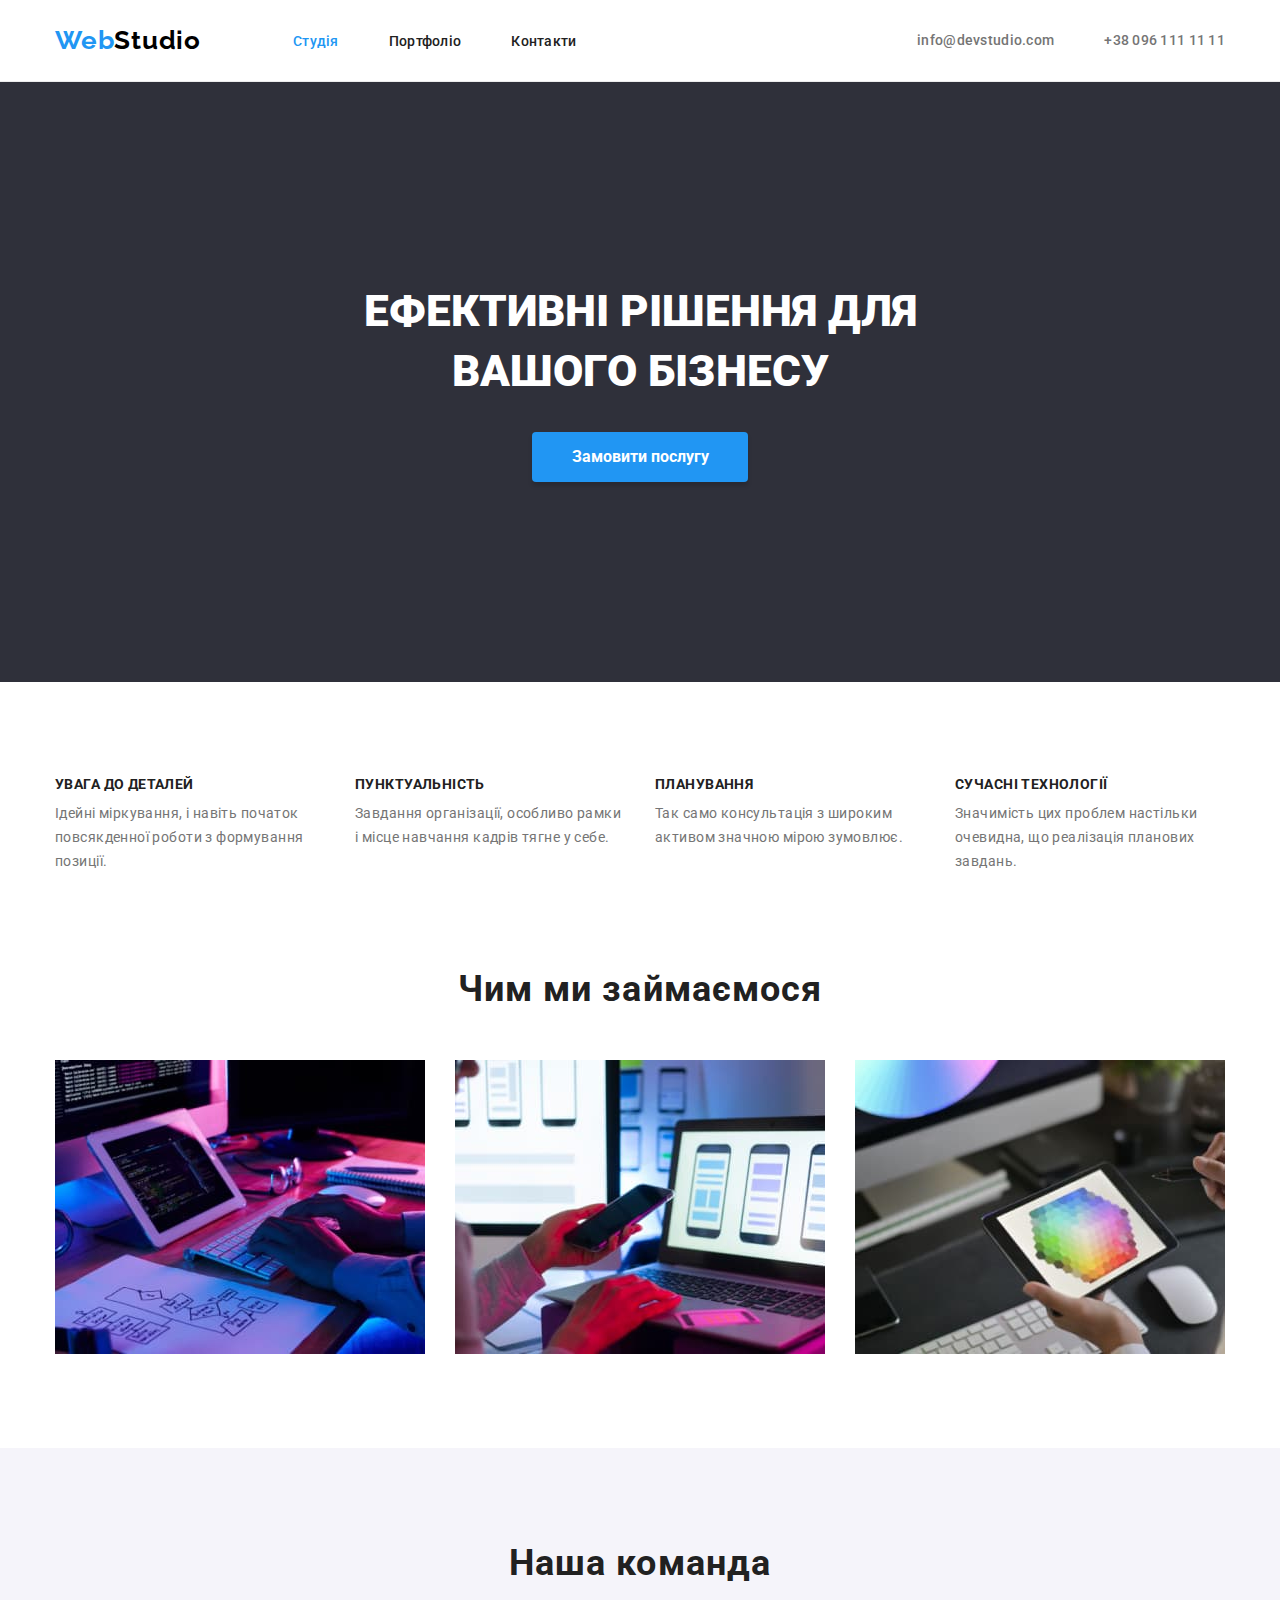
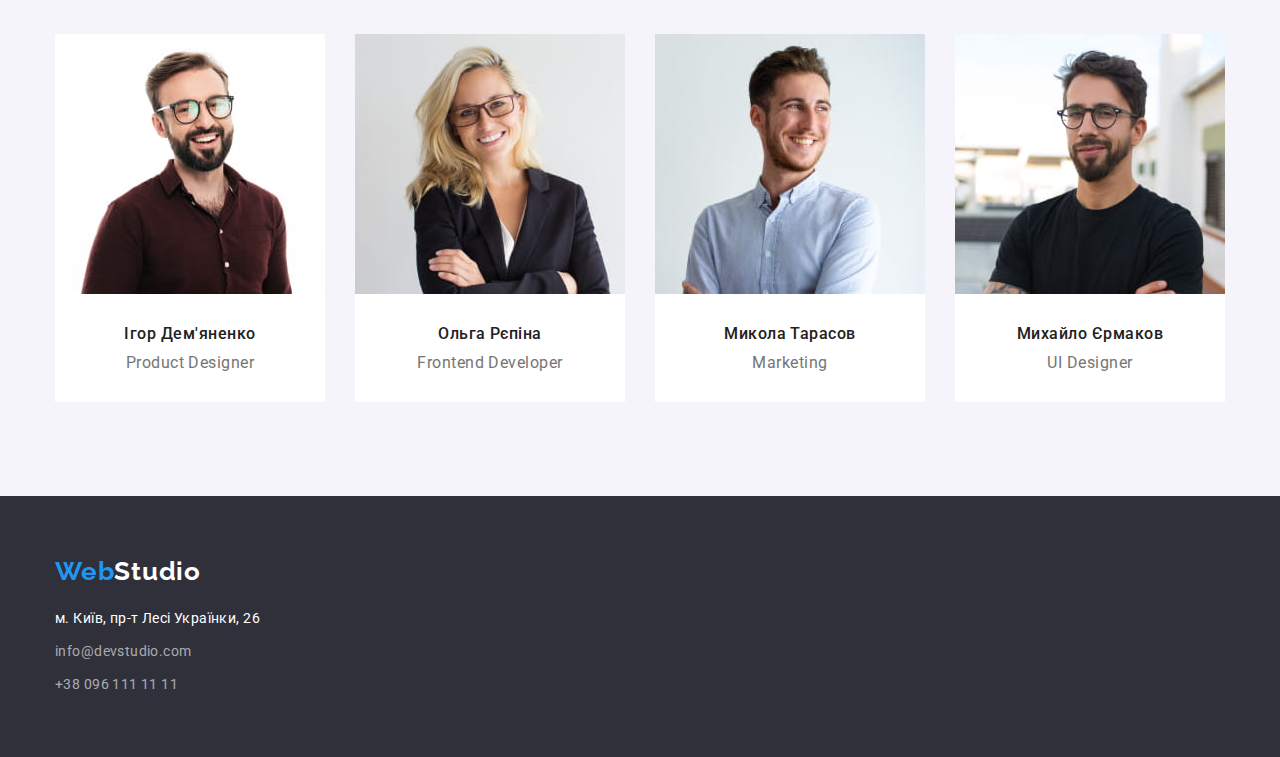
<file: index.html>
<!DOCTYPE html>
<html lang="uk">
  <head>
    <meta charset="UTF-8" />
    <meta http-equiv="X-UA-Compatible" content="IE=edge" />
    <meta name="viewport" content="width=device-width, initial-scale=1.0" />
    <link rel="preconnect" href="https://fonts.googleapis.com" />
    <link rel="preconnect" href="https://fonts.gstatic.com" crossorigin />
    <link
      href="https://fonts.googleapis.com/css2?family=Raleway:wght@700&family=Roboto:wght@400;500;700;900&display=swap"
      rel="stylesheet"
    />
    <link
      rel="stylesheet"
      href="https://cdnjs.cloudflare.com/ajax/libs/modern-normalize/1.1.0/modern-normalize.min.css
    "
    />
    <link rel="stylesheet" href="./css/styles.css" />
    <title>Студія</title>
  </head>
  <body>
    <header class="header">
      <div class="container header-container">
        <a href="./index.html" class="logo">
          Web<span class="logo-black">Studio</span></a
        >
        <nav class="site-nav">
          <ul class="site-nav-list">
            <li class="site-nav-item">
              <a class="link-current" href="">Студія</a>
            </li>
            <li class="site-nav-item">
              <a class="link" href="./portfolio.html">Портфоліо</a>
            </li>
            <li class="site-nav-item">
              <a class="link" href="#">Контакти</a>
            </li>
          </ul>
        </nav>
        <ul class="site-contacts-list">
          <li class="site-contacts-item">
            <a href="mailto:info@devstudio.com" class="mail"
              >info@devstudio.com</a
            >
          </li>
          <li>
            <a href="tel:+380961111111" class="phone">+38 096 111 11 11</a>
          </li>
        </ul>
      </div>
    </header>
    <main>
      <section class="hero">
        <div class="container">
          <h1 class="hero-title">
            Ефективні рішення для <br />
            вашого бізнесу
          </h1>
          <button type="button" class="hero-button">Замовити послугу</button>
        </div>
      </section>
      <section class="features">
        <div class="container">
          <h2 class="features-title">Особливості</h2>
          <ul class="features-list">
            <li class="features-item">
              <h3 class="features-subtitle">УВАГА ДО ДЕТАЛЕЙ</h3>
              <p class="features-text">
                Ідейні міркування, i навіть початок повсякденної роботи з
                формування позиції.
              </p>
            </li>
            <li class="features-item">
              <h3 class="features-subtitle">ПУНКТУАЛЬНІСТЬ</h3>
              <p class="features-text">
                Завдання організації, особливо рамки i місце навчання кадрів
                тягне y ceбe.
              </p>
            </li>
            <li class="features-item">
              <h3 class="features-subtitle">ПЛАНУВАННЯ</h3>
              <p class="features-text">
                Так само консультація з широким активом значною мірою зумовлює.
              </p>
            </li>
            <li class="features-item">
              <h3 class="features-subtitle">СУЧАСНІ ТЕХНОЛОГІЇ</h3>
              <p class="features-text">
                Значимість цих проблем настільки очевидна, що реалізація
                планових завдань.
              </p>
            </li>
          </ul>
        </div>
      </section>
      <section class="activities">
        <div class="container">
          <h2 class="activities-title">Чим ми займаємося</h2>
          <ul class="activities-list">
            <li class="activities-item">
              <img src="./images/img.jpg" alt="процес розробки" width="370" />
            </li>
            <li class="activities-item">
              <img
                src="./images/img2.jpg"
                alt="розробка мобільних додатків"
                width="370"
              />
            </li>
            <li class="activities-item">
              <img src="./images/img3.jpg" alt="розробка дизайну" width="370" />
            </li>
          </ul>
        </div>
      </section>
      <section class="team">
        <div class="container">
          <h2 class="team-title">Наша команда</h2>
          <ul class="team-list">
            <li class="team-item">
              <img
                class="team-img"
                src="./images/imgi.jpg"
                alt="Зображення Ігоря Дем'яненко Product Designer"
                width="270"
              />
              <div class="team-text-wrapper">
                <h3 class="team-subtitle">Ігор Дем'яненко</h3>
                <p class="team-text">Product Designer</p>
              </div>
            </li>
            <li class="team-item">
              <img
                class="team-img"
                src="./images/imgo.jpg"
                alt="Зображення Ольги Рєпіної Frontend Developer"
                width="270"
              />
              <div class="team-text-wrapper">
                <h3 class="team-subtitle">Ольга Рєпіна</h3>
                <p class="team-text">Frontend Developer</p>
              </div>
            </li>
            <li class="team-item">
              <img
                class="team-img"
                src="./images/imgm.jpg"
                alt="Зображення Миколи Тарасова Marketing"
                width="270"
              />
              <div class="team-text-wrapper">
                <h3 class="team-subtitle">Микола Тарасов</h3>
                <p class="team-text">Marketing</p>
              </div>
            </li>
            <li class="team-item">
              <img
                class="team-img"
                src="./images/imgme.jpg"
                alt="Зображення Михайла Єрмакова UI Designer"
                width="270"
              />
              <div class="team-text-wrapper">
                <h3 class="team-subtitle">Михайло Єрмаков</h3>
                <p class="team-text">UI Designer</p>
              </div>
            </li>
          </ul>
        </div>
      </section>
    </main>
    <footer class="footer">
      <div class="container">
        <a href="#" class="logo-footer">
          Web<span class="logo-white">Studio</span>
        </a>
        <address class="address">
          <ul class="addres-list">
            <li class="address-item">
              <a
                class="map-navigation"
                href="https://goo.gl/maps/qJkLGdFSGxie5VtJ8"
                target="_blank"
                rel="nooopener noreferrer"
              >
                <span class="adr-text">м. Київ, пр-т Лесі Українки, 26</span></a
              >
            </li>
            <li class="address-item">
              <a class="mail-footer" href="mailto:info@devstudio.com"
                >info@devstudio.com</a
              >
            </li>
            <li class="address-item">
              <a class="phone-footer" href="tel:+380961111111"
                >+38 096 111 11 11</a
              >
            </li>
          </ul>
        </address>
      </div>
    </footer>
  </body>
</html>
</file>
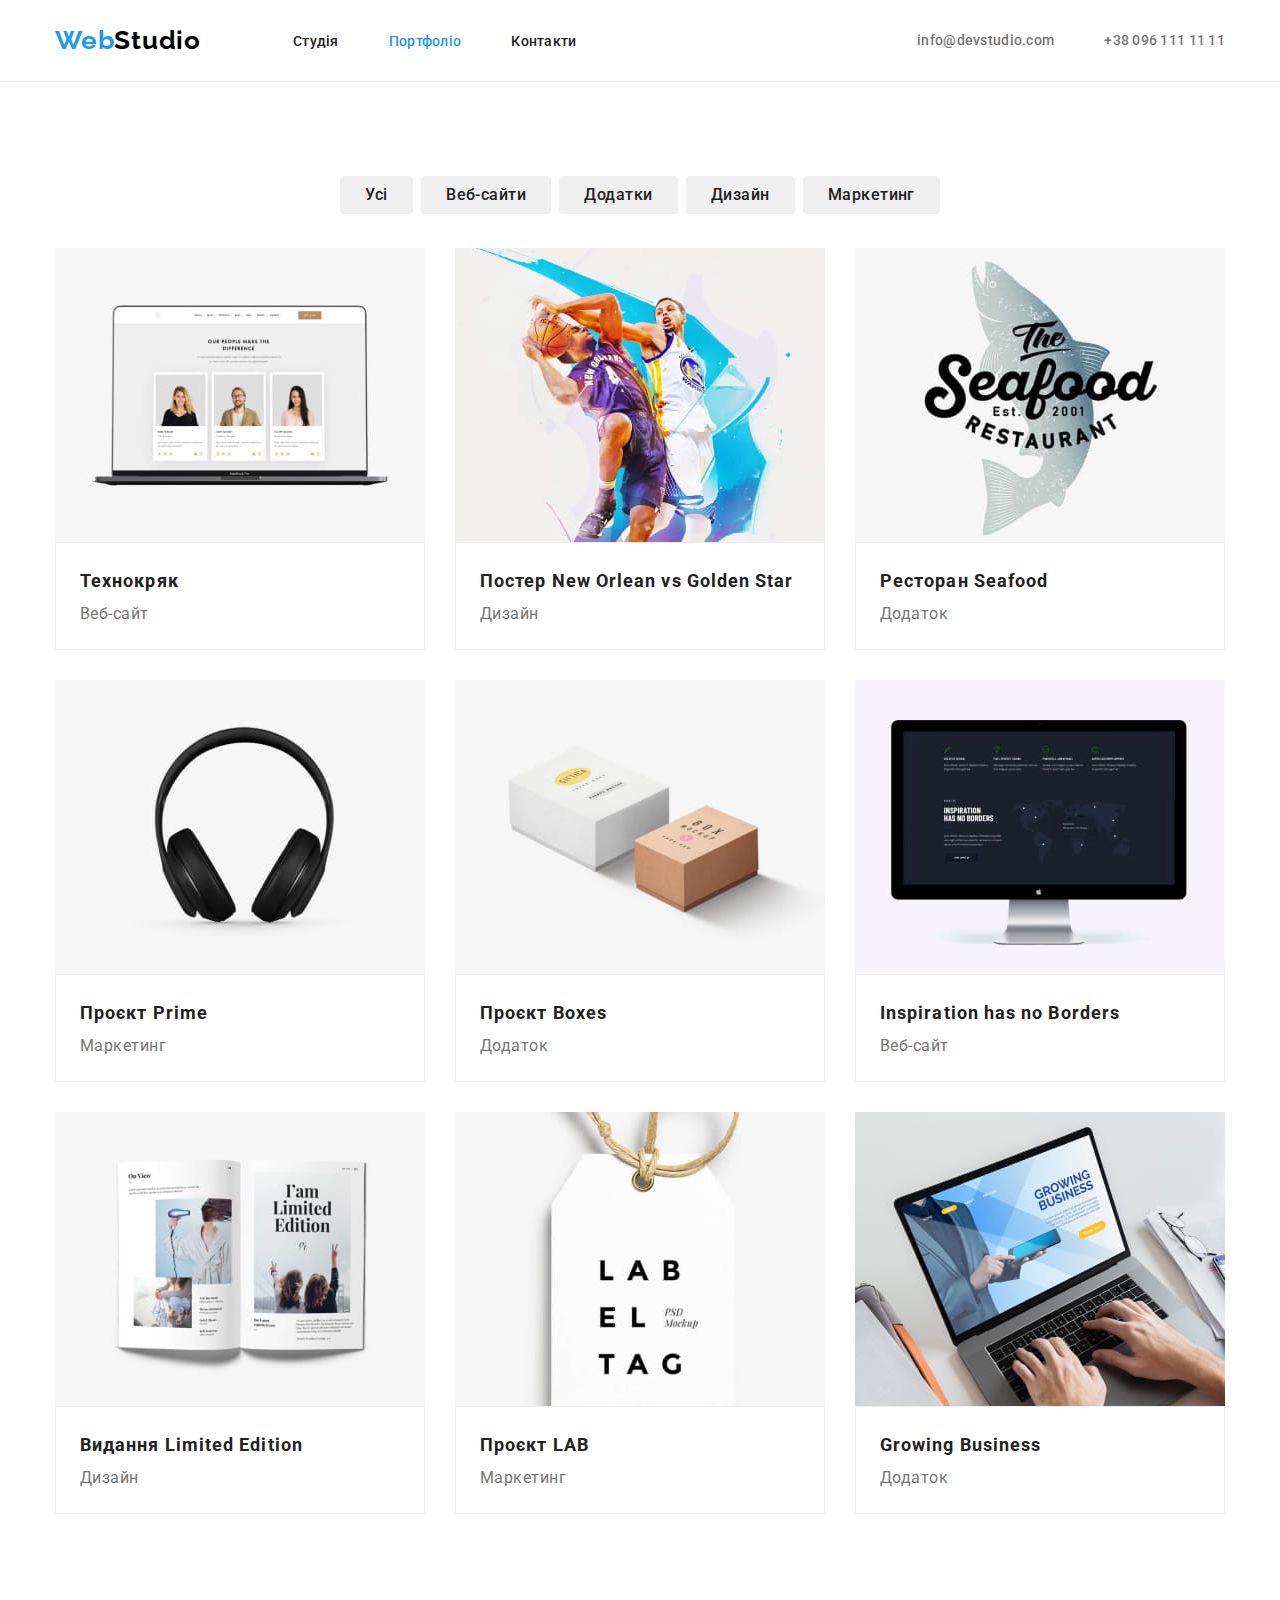
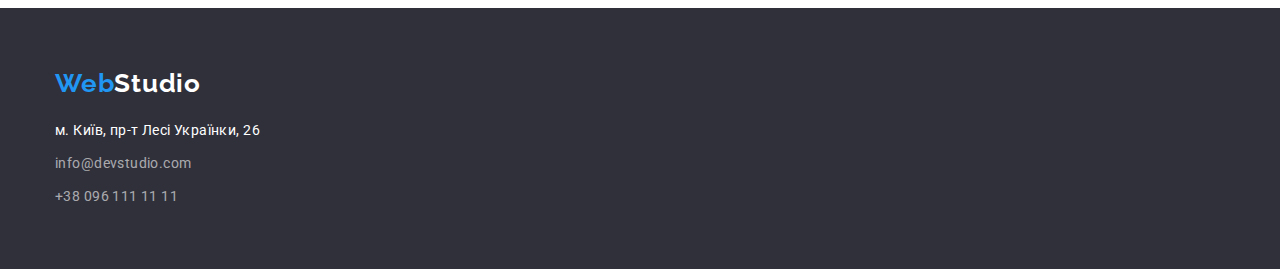
<file: portfolio.html>
<!DOCTYPE html>
<html lang="uk">
  <head>
    <meta charset="UTF-8" />
    <meta http-equiv="X-UA-Compatible" content="IE=edge" />
    <meta name="viewport" content="width=device-width, initial-scale=1.0" />
    <link rel="preconnect" href="https://fonts.googleapis.com" />
    <link rel="preconnect" href="https://fonts.gstatic.com" crossorigin />
    <link
      href="https://fonts.googleapis.com/css2?family=Raleway:wght@700&family=Roboto:wght@400;500;700;900&display=swap"
      rel="stylesheet"
    />
    <link
      rel="stylesheet"
      href="https://cdnjs.cloudflare.com/ajax/libs/modern-normalize/1.1.0/modern-normalize.min.css
    "
    />
    <link rel="stylesheet" href="./css/styles.css" />
    <title>Студія</title>
  </head>
  <body>
    <header class="header">
      <div class="container header-container">
        <a href="./index.html" class="logo">
          Web<span class="logo-black">Studio</span>
        </a>
        <nav class="site-nav">
          <ul class="site-nav-list">
            <li class="site-nav-item">
              <a href="./index.html" class="link">Студія</a>
            </li>
            <li class="site-nav-item">
              <a href="./portfolio.html" class="link-current">Портфоліо</a>
            </li>
            <li class="site-nav-item"><a href="#" class="link">Контакти</a></li>
          </ul>
        </nav>
        <ul class="site-contacts-list">
          <li class="site-contacts-item">
            <a href="mailto:info@devstudio.com" class="mail"
              >info@devstudio.com</a
            >
          </li>
          <li class="site-contacts-item">
            <a href="tel:+380961111111" class="phone">+38 096 111 11 11</a>
          </li>
        </ul>
      </div>
    </header>
    <main>
      <section class="main-portfolio">
        <div class="container">
          <h1 class="portfolio-title">Портфоліо</h1>
          <ul class="portfolio-btn-list">
            <li class="portfolio-item">
              <button type="button" class="portfolio-btn">Усі</button>
            </li>
            <li class="portfolio-item">
              <button type="button" class="portfolio-btn">Веб-сайти</button>
            </li>
            <li class="portfolio-item">
              <button type="button" class="portfolio-btn">Додатки</button>
            </li>
            <li class="portfolio-item">
              <button type="button" class="portfolio-btn">Дизайн</button>
            </li>
            <li class="portfolio-item">
              <button type="button" class="portfolio-btn">Маркетинг</button>
            </li>
          </ul>
          <ul class="examples-list">
            <li class="examples-list-item">
              <a class="examples-link" href="#">
                <img
                  src="./images/techno.jpg"
                  alt="Приклад вебсайту"
                  width="370"
                  height="294"
                />
                <div class="portfolio-wrapper">
                  <h2 class="examples-subtitle">Технокряк</h2>
                  <p class="examples-text">Веб-сайт</p>
                </div>
              </a>
            </li>
            <li class="examples-list-item">
              <a class="examples-link" href="#">
                <img
                  src="./images/imgno.jpg"
                  alt="Дизайн постера"
                  width="370"
                  height="294"
                />
                <div class="portfolio-wrapper">
                  <h2 class="examples-subtitle">
                    Постер New Orlean vs Golden Star
                  </h2>
                  <p class="examples-text">Дизайн</p>
                </div>
              </a>
            </li>
            <li class="examples-list-item">
              <a class="examples-link" href="#">
                <img
                  src="./images/imgseafood.jpg"
                  alt="Зразок додатка"
                  width="370"
                  height="294"
                />
                <div class="portfolio-wrapper">
                  <h2 class="examples-subtitle">Ресторан Seafood</h2>
                  <p class="examples-text">Додаток</p>
                </div>
              </a>
            </li>
            <li class="examples-list-item">
              <a class="examples-link" href="#">
                <img
                  src="./images/imgprime.jpg"
                  alt="Маркетинг"
                  width="370"
                  height="294"
                />
                <div class="portfolio-wrapper">
                  <h2 class="examples-subtitle">Проєкт Prime</h2>
                  <p class="examples-text">Маркетинг</p>
                </div>
              </a>
            </li>
            <li class="examples-list-item">
              <a class="examples-link" href="#">
                <img
                  src="./images/imgboxes.jpg"
                  alt="Зразок додатка"
                  width="370"
                  height="294"
                />
                <div class="portfolio-wrapper">
                  <h2 class="examples-subtitle">Проєкт Boxes</h2>
                  <p class="examples-text">Додаток</p>
                </div>
              </a>
            </li>
            <li class="examples-list-item">
              <a class="examples-link" href="#">
                <img
                  src="./images/imginspiration.jpg"
                  alt="Зразок веб-сайту"
                  width="370"
                  height="294"
                />
                <div class="portfolio-wrapper">
                  <h2 class="examples-subtitle">Inspiration has no Borders</h2>
                  <p class="examples-text">Веб-сайт</p>
                </div></a
              >
            </li>
            <li class="examples-list-item">
              <a class="examples-link" href="#">
                <img
                  src="./images/imglimited.jpg"
                  alt="Приклад дтзайну"
                  width="370"
                  height="294"
                />
                <div class="portfolio-wrapper">
                  <h2 class="examples-subtitle">Видання Limited Edition</h2>
                  <p class="examples-text">Дизайн</p>
                </div></a
              >
            </li>
            <li class="examples-list-item">
              <a class="examples-link" href="#">
                <img
                  src="./images/imglab.jpg"
                  alt="Зразок маркетингу"
                  width="370"
                  height="294"
                />
                <div class="portfolio-wrapper">
                  <h2 class="examples-subtitle">Проєкт LAB</h2>
                  <p class="examples-text">Маркетинг</p>
                </div></a
              >
            </li>
            <li class="examples-list-item">
              <a class="examples-link" href="#">
                <img
                  src="./images/imggrowing.jpg"
                  alt="Зразок додатку"
                  width="370"
                  height="294"
                />
                <div class="portfolio-wrapper">
                  <h2 class="examples-subtitle">Growing Business</h2>
                  <p class="examples-text">Додаток</p>
                </div></a
              >
            </li>
          </ul>
        </div>
      </section>
    </main>
    <footer class="footer">
      <div class="container">
        <a href="#" class="logo-footer"
          >Web<span class="logo-white">Studio</span></a
        >
        <address class="address">
          <ul class="address-list">
            <li class="address-item">
              <a
                class="map-navigation"
                href="https://goo.gl/maps/qJkLGdFSGxie5VtJ8"
                target="_blank"
                rel="nooopener noreferrer"
              >
                <span class="adr-text">м. Київ, пр-т Лесі Українки, 26</span>
              </a>
            </li>
            <li class="address-item">
              <a class="mail-footer" href="mailto:info@devstudio.com"
                >info@devstudio.com</a
              >
            </li>
            <li class="address-item">
              <a class="phone-footer" href="tel:+380961111111"
                >+38 096 111 11 11</a
              >
            </li>
          </ul>
        </address>
      </div>
    </footer>
  </body>
</html>
</file>
<file: css/styles.css>
:root {
  --primary-text-color: #757575;
  --secondary-text-color: #212121;
  --white-color: #ffffff;
  --blue-color: #2196f3;
  --footer-text-colors: rgba(255, 255, 255, 0.6);
  --background-color-hero-footer: #2f303a;
  --main-background-color: #ffffff;
  --backgrount-color-team: #f5f4fa;
  --backgrount-btn-active: #188ce8;
  --border-header: #ececec;
  --border-portfolio-pictures: #eeeeee;
}
/* -----------------BODY------------------------- */
h1,
h2,
h3,
h4,
h5,
h6,
p {
  margin: 0;
}
ul {
  list-style: none;
  margin: 0;
  padding: 0;
}

body {
  font-family: "Roboto", sans-serif;
  color: var(--primary-text-color);
  background-color: var(--main-background-color);
}
li {
  list-style-type: none;
}
img {
  display: block;
  max-width: 100%;
  height: auto;
}
.container {
  width: 1200px;
  margin: 0 auto;
  padding-left: 15px;
  padding-right: 15px;
}
/* -----------------HEADER--------------------------- */
.header {
  background-color: var(--white-color);
  border-bottom: 1px solid var(--border-header);
}
.container.header-container {
  display: flex;
  align-items: center;
}
.site-nav {
  margin-right: auto;
}
.site-nav-list {
  display: flex;
  gap: 50px;
  text-align: center;
}
.site-contacts-list {
  display: flex;
  gap: 50px;
  margin-left: auto;
}
.logo {
  color: var(--blue-color);
  padding-top: 25px;
  padding-bottom: 25px;
  margin-right: 92px;

  font-family: "Raleway", sans-serif;
  font-weight: 700;
  font-size: 26px;
  line-height: 1.1923;
  letter-spacing: 0.03em;
  text-decoration-line: none;
}
.logo-black {
  color: #000000;
}
.link {
  color: var(--secondary-text-color);
  font-weight: 500;
  font-size: 14px;
  line-height: 1.1428;
  letter-spacing: 0.02em;
  text-decoration-line: none;
}
.site-nav-item > .link {
  display: block;
  padding-bottom: 32px;
  padding-top: 32px;
}
.site-nav .link:hover,
.site-nav .link:focus {
  color: var(--blue-color);
}

.site-nav .link-current {
  color: var(--blue-color);
  padding-bottom: 32px;
  padding-top: 32px;
  display: block;

  text-decoration-line: none;
  font-weight: 500;
  font-size: 14px;
  line-height: 1.1428;
  letter-spacing: 0.02em;
}
.phone,
.mail {
  color: var(--primary-text-color);
  padding-top: 32px;
  padding-bottom: 32px;

  font-weight: 500;
  font-size: 14px;
  line-height: 1.1428;
  letter-spacing: 0.02em;
  text-decoration-line: none;
}

.mail:hover {
  color: var(--blue-color);
}
.phone:hover {
  color: var(--blue-color);
}

.phone:focus {
  color: var(--blue-color);
}
.mail:focus {
  color: var(--blue-color);
}
/* -----------------------SECTION HERO------------------ */
.hero {
  background-color: var(--background-color-hero-footer);
  text-align: center;
  padding-top: 200px;
  padding-bottom: 200px;
}
.hero-title {
  color: var(--white-color);
  margin-bottom: 30px;

  font-family: "Roboto";
  font-weight: 900;
  font-size: 44px;
  text-transform: uppercase;
  line-height: 1.3636;
}
.hero-button {
  color: var(--white-color);
  padding: 10px 32px;
  min-width: 216px;

  font-family: inherit;
  font-weight: 700;
  font-size: 16px;
  line-height: 1.875;
  cursor: pointer;

  background: var(--blue-color);
  box-shadow: 0px 4px 4px rgba(0, 0, 0, 0.15);
  border-radius: 4px;
  border: 0ch;
}
.hero-button:hover,
.hero-button:focus {
  background-color: var(--backgrount-btn-active);
}
/* ----------------SECTION FEATURES----------------- */
.features {
  padding-top: 94px;
  padding-bottom: 94px;
}
/* visually-hidden */
.features-title {
  position: absolute;
  width: 1px;
  height: 1px;
  margin: -1px;
  border: 0;
  padding: 0;
  white-space: nowrap;
  clip-path: inset(100%);
  clip: rect(0 0 0 0);
  overflow: hidden;
}
.features-list {
  display: flex;
  gap: 30px;
}
.features-item {
  flex-basis: calc((100% - 90px) / 4);
}
.features-subtitle {
  color: var(--secondary-text-color);
  margin-bottom: 10px;

  font-size: 14px;
  line-height: 1.1428;
  letter-spacing: 0.03em;
  text-transform: uppercase;
}
.features-text {
  color: var(--primary-text-color);

  font-size: 14px;
  line-height: 1.7142;
  letter-spacing: 0.03em;
}
/* ------------SECTION ACTIVITIES----------------------- */
.activities {
  padding-bottom: 94px;
}
.activities-list {
  display: flex;
  gap: 30px;
}
.activities-item {
  flex-basis: calc((100% - 60px) / 3);
}
.activities-title {
  color: var(--secondary-text-color);
  margin-bottom: 50px;

  font-size: 36px;
  line-height: 1.1666;
  text-align: center;
  letter-spacing: 0.03em;
}
/* -------------SECTION OUR TEAM---------------------------- */
.team {
  background-color: var(--backgrount-color-team);
  padding-top: 94px;
  padding-bottom: 94px;
}
.team-title {
  color: var(--secondary-text-color);

  margin-bottom: 50px;
  font-size: 36px;
  line-height: 1.1666;
  text-align: center;
  letter-spacing: 0.03em;
}
.team-list {
  display: flex;
  gap: 30px;
  margin-left: auto;
  margin-right: auto;
}
.team-item {
  flex-basis: calc((100% - 90px) / 4);
}
.team-text-wrapper {
  padding: 30px;
}

.team-list > .team-item {
  background-color: var(--white-color);
}
.team-subtitle {
  color: var(--secondary-text-color);
  margin-bottom: 10px;

  font-weight: 500;
  font-size: 16px;
  line-height: 1.1875;
  text-align: center;
  letter-spacing: 0.03em;
}
.team-text {
  font-size: 16px;
  line-height: 1.1875;
  text-align: center;
  letter-spacing: 0.03em;
}
/* ---------------FOOTER--------------------- */
.footer {
  background-color: var(--background-color-hero-footer);
  padding-top: 60px;
  padding-bottom: 60px;
}
.logo-footer {
  color: var(--blue-color);
  display: block;
  margin-bottom: 20px;

  font-family: "Raleway", sans-serif;
  font-weight: 700;
  font-size: 26px;
  line-height: 1.1923;
  letter-spacing: 0.03em;
  text-decoration-line: none;
}
.logo-white {
  color: var(--white-color);
}
.address {
  font-family: "Roboto";
  font-style: normal;
  font-size: 14px;
  line-height: 1.7142;
  letter-spacing: 0.03em;
}
.adr-text {
  color: var(--white-color);
  display: block;
  margin-bottom: 9px;
}
.map-navigation {
  margin-bottom: 9px;
  text-decoration-line: none;
}
.adr-text:hover,
.adr-text:focus {
  color: var(--blue-color);
}
.address-item > .phone-footer {
  color: var(--footer-text-colors);
  text-decoration: none;
}
.address-item > .mail-footer {
  color: var(--footer-text-colors);
  text-decoration-line: none;
}
.mail-footer {
  display: block;
  margin-bottom: 9px;
}
.mail-footer:hover {
  color: var(--blue-color);
}
.phone-footer:hover {
  color: var(--blue-color);
}
/* --------------PORTFOLIO-------------- */

.main-portfolio {
  background-color: var(--main-background-color);
  padding-top: 94px;
  padding-bottom: 94px;
}
.portfolio-title {
  position: absolute;
  width: 1px;
  height: 1px;
  margin: -1px;
  border: 0;
  padding: 0;
  white-space: nowrap;
  clip-path: inset(100%);
  clip: rect(0 0 0 0);
  overflow: hidden;
}
.portfolio-btn-list {
  display: flex;
  gap: 8px;
  justify-content: center;
  margin-bottom: 34px;
}
.portfolio-btn {
  text-align: center;
  color: var(--secondary-text-color);
  min-width: 73px;
  padding: 6px 25px;
  font-family: inherit;
  font-weight: 500;
  font-size: 16px;
  line-height: 1.625;
  border: 0ch;
  letter-spacing: 0.03em;
  cursor: pointer;
  border-radius: 4px;
}
.portfolio-btn:hover,
.portfolio-btn:focus {
  color: var(--white-color);
  background-color: var(--blue-color);
}

.examples-list {
  display: flex;
  flex-wrap: wrap;
  gap: 30px;
}

.examples-list-item {
  background-color: var(--white-color);
  flex-basis: calc((100% - 60px) / 3);
}

.examples-subtitle {
  font-size: 18px;
  line-height: 2;
  letter-spacing: 0.06em;
  color: var(--secondary-text-color);
}
.examples-link {
  text-decoration: none;
}
.examples-text {
  color: var(--primary-text-color);
  font-size: 16px;
  line-height: 1.875;
  letter-spacing: 0.03em;
}
.portfolio-wrapper {
  padding: 20px 24px;
  border: 1px solid var(--border-portfolio-pictures);
}
</file>
